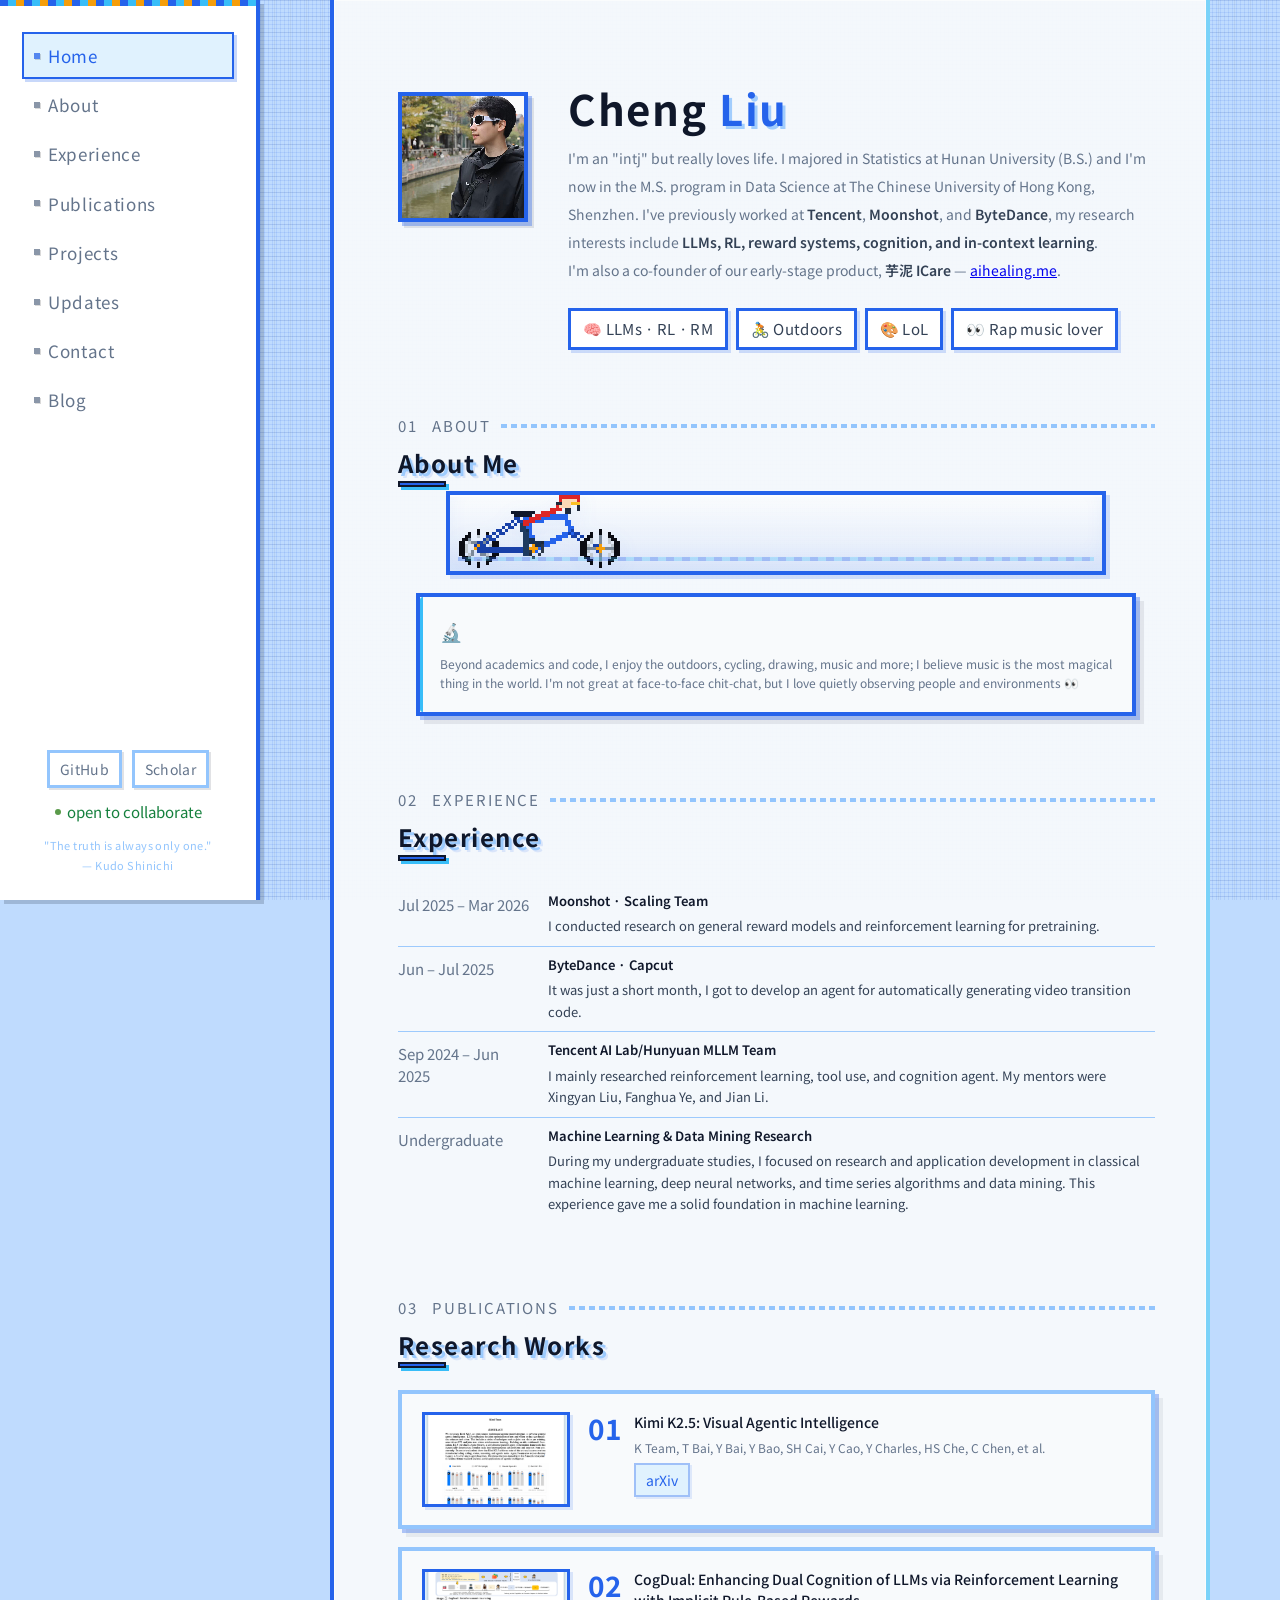
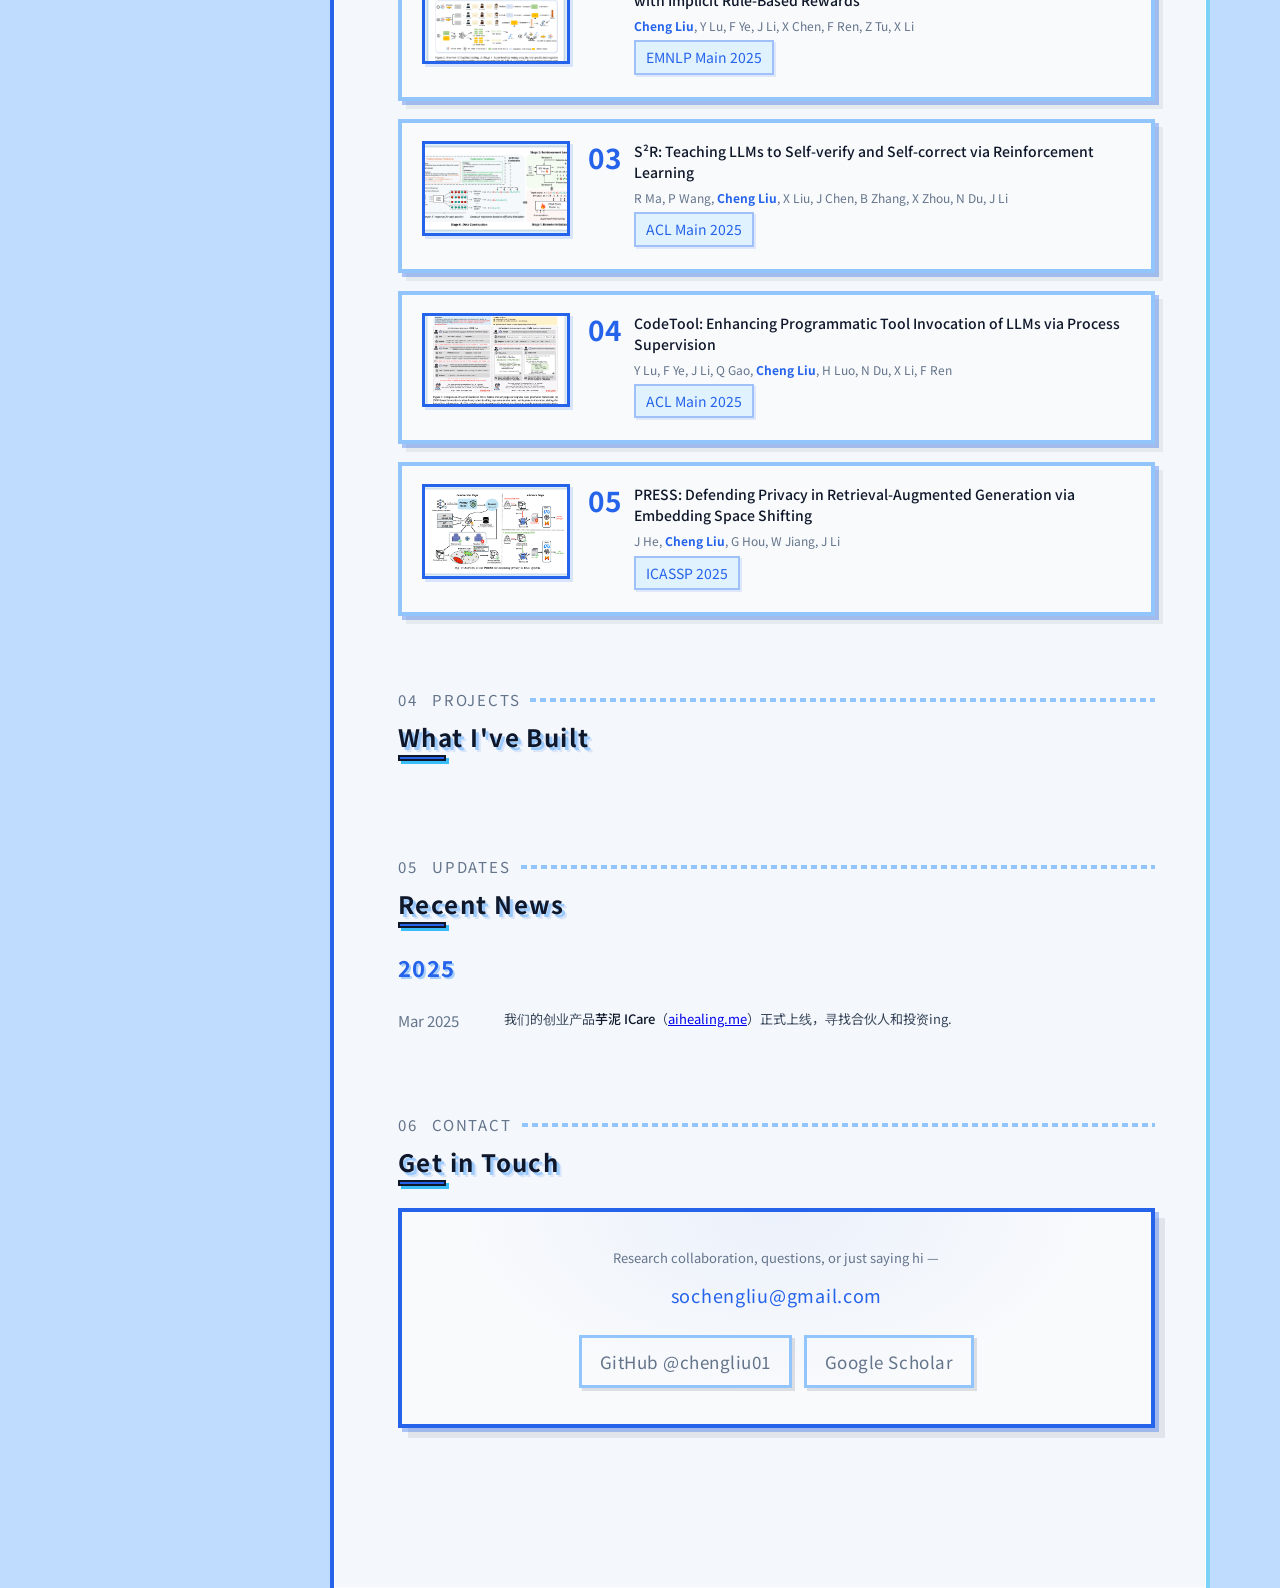
<file: index.html>
<!DOCTYPE html>
<html lang="en">
<head>
<meta charset="UTF-8"/>
<meta name="viewport" content="width=device-width,initial-scale=1"/>
<title>Cheng Liu</title>
<link rel="preconnect" href="https://fonts.googleapis.com"/>
<link href="https://fonts.googleapis.com/css2?family=Noto+Sans+JP:wght@400;500;700&display=swap" rel="stylesheet"/>
<link rel="stylesheet" href="css/style.css"/>
</head>
<body>

<!-- Sakura layer -->
<div class="sakura-layer" id="sakura"></div>

<div class="shell">

<!-- Sidebar -->
<aside>
  <nav>
    <a href="#hero"         class="active"><span class="nav-dot"></span>Home</a>
    <a href="#about">                      <span class="nav-dot"></span>About</a>
    <a href="#experience">                 <span class="nav-dot"></span>Experience</a>
    <a href="#publications">               <span class="nav-dot"></span>Publications</a>
    <a href="#projects">                   <span class="nav-dot"></span>Projects</a>
    <a href="#news">                       <span class="nav-dot"></span>Updates</a>
    <a href="#contact">                    <span class="nav-dot"></span>Contact</a>
    <a href="blog.html">                   <span class="nav-dot"></span>Blog</a>
  </nav>

  <div class="side-links"></div>
  <div class="side-status"></div>
  <div class="side-quote"></div>
</aside>

<main>

  <section id="hero">
    <div class="hero-inner">
      <div class="hero-avatar"></div>

      <div class="hero-content">
        <div class="hero-tag"></div>
        <h1 class="hero-name"></h1>
        <p class="hero-sub"></p>
        <div class="hero-pills"></div>
      </div>
    </div>
  </section>

  <section id="about" class="reveal">
    <div class="sec-label">01 &nbsp; ABOUT</div>
    <h2 class="sec-title about-sec-title">About Me</h2>
    <div class="about-cyclist-lane" aria-hidden="true">
      <div class="about-cyclist">
        <canvas class="about-cyclist-svg pixel-bike-canvas" width="174" height="78" aria-hidden="true"></canvas>
      </div>
    </div>
    <div class="about-grid"></div>
  </section>

  <section id="experience" class="reveal">
    <div class="sec-label">02 &nbsp; EXPERIENCE</div>
    <h2 class="sec-title">Experience</h2>
    <div class="exp-list"></div>
  </section>

  <section id="publications" class="reveal">
    <div class="sec-label">03 &nbsp; PUBLICATIONS</div>
    <h2 class="sec-title">Research Works</h2>
    <div class="pub-list"></div>
  </section>

  <section id="projects" class="reveal">
    <div class="sec-label">04 &nbsp; PROJECTS</div>
    <h2 class="sec-title">What I've Built</h2>
    <div class="projects-grid"></div>
  </section>

  <section id="news" class="reveal">
    <div class="sec-label">05 &nbsp; UPDATES</div>
    <h2 class="sec-title">Recent News</h2>
    <div class="news-list"></div>
  </section>

  <section id="contact" class="reveal">
    <div class="sec-label">06 &nbsp; CONTACT</div>
    <h2 class="sec-title">Get in Touch</h2>
    <div class="contact-box">
      <p class="contact-intro" style="font-size:13px;color:var(--muted)"></p>
      <div class="contact-email"></div>
      <div class="contact-links"></div>
    </div>
  </section>

</main>
</div>

<!-- Data -->
<script src="data/site.js"></script>
<script src="data/sidebar.js"></script>
<script src="data/hero.js"></script>
<script src="data/about.js"></script>
<script src="data/experience.js"></script>
<script src="data/publications.js"></script>
<script src="data/projects.js"></script>
<script src="data/news.js"></script>
<script src="data/contact.js"></script>

<!-- App -->
<script src="js/main.js"></script>
<script src="js/site-controls.js"></script>
</body>
</html>
</file>
<file: css/style.css>
/* ══════════════════════════════════════════════
   CHENG LIU · PERSONAL PAGE — SHARED STYLES
   ══════════════════════════════════════════════ */

:root {
  /* Blue pixel-game palette (replaces purple) */
  --ink:    #0f172a;
  --ink2:   #334155;
  --muted:  #64748b;
  --pale:   #e0f2fe;
  --card:   #f8fafc;
  --border: #93c5fd;
  --accent: #2563eb;
  --pink:   #38bdf8;
  --gold:   #f59e0b;
  --white:  #ffffff;
  --teal:   #0ea5e9;
  /* Stronger pixel grid + chunky shadows */
  --pixel-grid: rgba(37, 99, 235, 0.11);
  --pixel-grid-b: rgba(15, 23, 42, 0.06);
  --pixel-step: 4px;
  --pixel-shadow: 4px 4px 0 rgba(15, 23, 42, 0.18);
  --pixel-shadow-accent: 4px 4px 0 rgba(37, 99, 235, 0.35);
  --font-pixel: 'Noto Sans JP', system-ui, -apple-system, 'Segoe UI', sans-serif;
}

*, *::before, *::after { margin: 0; padding: 0; box-sizing: border-box; }
html { scroll-behavior: smooth; }
body {
  background-color: #bfdbfe;
  background-image:
    linear-gradient(var(--pixel-grid) 1px, transparent 1px),
    linear-gradient(90deg, var(--pixel-grid) 1px, transparent 1px),
    linear-gradient(var(--pixel-grid-b) 1px, transparent 1px),
    linear-gradient(90deg, var(--pixel-grid-b) 1px, transparent 1px);
  background-size:
    var(--pixel-step) var(--pixel-step),
    var(--pixel-step) var(--pixel-step),
    calc(var(--pixel-step) * 4) calc(var(--pixel-step) * 4),
    calc(var(--pixel-step) * 4) calc(var(--pixel-step) * 4);
  background-position: 0 0, 0 0, 0 0, 2px 2px;
  background-attachment: fixed;
  color: var(--ink);
  font-family: var(--font-pixel);
  font-weight: 400;
  line-height: 1.6;
  overflow-x: hidden;
  image-rendering: auto;
}
button, input, textarea, select { font: inherit; }

/* ── SAKURA ────────────────────────────────── */
.sakura-layer { position: fixed; inset: 0; pointer-events: none; z-index: 0; overflow: hidden; }
.petal {
  position: absolute; top: -20px;
  border-radius: 50% 0 50% 0;
  opacity: 0;
  animation: fall linear infinite;
}
@keyframes fall {
  0%   { transform: translate(0,0)       rotate(0deg);   opacity: 0; }
  5%   { opacity: .6; }
  90%  { opacity: .25; }
  100% { transform: translate(-60px,105vh) rotate(720deg); opacity: 0; }
}

/* ── LAYOUT ────────────────────────────────── */
.shell {
  display: grid;
  grid-template-columns: 260px minmax(0, 1fr);
  min-height: 100vh;
  position: relative;
  z-index: 1;
}

/* ── SIDEBAR ────────────────────────────────── */
aside {
  width: 260px; flex-shrink: 0;
  background: var(--white);
  border-right: 4px solid var(--accent);
  box-shadow: var(--pixel-shadow);
  position: sticky; top: 0; height: 100vh;
  display: flex; flex-direction: column;
  padding: 32px 22px 24px;
  overflow: hidden;
}
aside::before {
  content: ''; position: absolute; top: 0; left: 0; right: 0; height: 6px;
  background: repeating-linear-gradient(
    90deg,
    var(--accent) 0,
    var(--accent) 8px,
    var(--pink) 8px,
    var(--pink) 16px,
    var(--gold) 16px,
    var(--gold) 24px
  );
  image-rendering: pixelated;
}
/* nav */
nav { display: flex; flex-direction: column; gap: 2px; margin-bottom: auto; }
nav a {
  font-size: 17px; color: var(--muted);
  text-decoration: none;
  padding: 8px 10px;
  border-radius: 0;
  border: 2px solid transparent;
  display: flex; align-items: center; gap: 8px;
  transition: transform 0.05s ease, border-color 0.05s ease;
  letter-spacing: 0.04em;
  font-family: var(--font-pixel);
}
nav a:hover, nav a.active {
  background: var(--pale);
  color: var(--accent);
  border-color: var(--accent);
  box-shadow: 3px 3px 0 rgba(37, 99, 235, 0.25);
}
nav a .nav-dot {
  width: 6px; height: 6px;
  border-radius: 0;
  background: currentColor;
  opacity: 0.75;
  flex-shrink: 0;
  box-shadow: 1px 1px 0 rgba(0, 0, 0, 0.2);
}

.side-links {
  display: flex; gap: 10px; justify-content: center;
  margin-top: 20px; flex-wrap: wrap;
}
.side-link {
  font-size: 14px; color: var(--muted);
  text-decoration: none;
  letter-spacing: 0.02em;
  font-family: var(--font-pixel);
  padding: 5px 10px;
  border: 3px solid var(--border);
  border-radius: 0;
  transition: transform 0.05s ease;
  box-shadow: 2px 2px 0 rgba(15, 23, 42, 0.12);
}
.side-link:hover {
  border-color: var(--accent);
  color: var(--accent);
  background: var(--pale);
  transform: translate(-1px, -1px);
  box-shadow: 3px 3px 0 rgba(37, 99, 235, 0.3);
}

.side-status {
  display: flex; align-items: center; gap: 6px;
  font-size: 15px; color: #15803d;
  justify-content: center; margin-top: 12px;
  font-family: var(--font-pixel);
}
.sdot {
  width: 6px; height: 6px; border-radius: 50%; background: #5a9a4a;
  animation: pulse 2s ease-in-out infinite;
}
@keyframes pulse { 0%,100%{opacity:1;transform:scale(1)} 50%{opacity:.5;transform:scale(.8)} }

.side-quote {
  font-family: var(--font-pixel);
  font-size: 11px;
  color: var(--border); text-align: center;
  margin-top: 12px; line-height: 1.8;
  letter-spacing: 0.04em;
}

/* ── MAIN (centered column in the area right of sidebar) ─ */
main {
  width: 100%;
  max-width: 880px;
  min-width: 0;
  justify-self: center;
  padding: 56px clamp(28px, 4vw, 56px) 88px clamp(36px, 5vw, 72px);
  box-sizing: border-box;
  background: rgba(248, 250, 252, 0.94);
  border-left: 4px solid var(--accent);
  border-right: 4px solid rgba(56, 189, 248, 0.65);
  box-shadow: inset 0 0 0 1px rgba(255, 255, 255, 0.6);
}

.sec-label {
  font-family: var(--font-pixel);
  font-size: 15px;
  letter-spacing: 0.12em;
  color: var(--muted);
  margin-bottom: 8px;
  display: flex;
  align-items: center;
  gap: 10px;
  text-transform: uppercase;
}
.sec-label::after {
  content: '';
  flex: 1;
  height: 4px;
  background: repeating-linear-gradient(
    90deg,
    var(--border) 0,
    var(--border) 6px,
    transparent 6px,
    transparent 10px
  );
}
.sec-title {
  font-family: var(--font-pixel);
  font-size: 24px;
  font-weight: 700;
  color: var(--ink);
  margin-bottom: 28px;
  position: relative;
  display: inline-block;
  line-height: 1.45;
  letter-spacing: 0.06em;
  text-shadow: 3px 3px 0 rgba(147, 197, 253, 0.9), 5px 5px 0 rgba(37, 99, 235, 0.12);
}
.sec-title::after {
  content: '';
  position: absolute;
  bottom: -6px;
  left: 0;
  width: 48px;
  height: 6px;
  background: var(--accent);
  border: 2px solid #0f172a;
  box-shadow: 3px 3px 0 var(--pink);
  border-radius: 0;
}
.sec-title.about-sec-title { margin-bottom: 10px; }
section { margin-bottom: 72px; scroll-margin-top: 40px; }

/* About: cyclist easter egg */
.about-cyclist-lane {
  position: relative;
  width: 100%;
  max-width: 660px;
  margin-inline: auto;
  height: 84px;
  margin-bottom: 18px;
  border-radius: 0;
  border: 4px solid var(--accent);
  overflow: hidden;
  background:
    linear-gradient(180deg, rgba(255, 255, 255, 0.55) 0%, rgba(37, 99, 235, 0.05) 66%, rgba(37, 99, 235, 0.1) 100%);
  box-shadow:
    inset 0 2px 0 rgba(255, 255, 255, 0.65),
    inset 0 -12px 20px rgba(37, 99, 235, 0.05),
    4px 4px 0 rgba(37, 99, 235, 0.18);
}
.about-cyclist-lane::after {
  content: '';
  position: absolute;
  left: 8px;
  right: 8px;
  bottom: 10px;
  height: 4px;
  border-radius: 0;
  background: repeating-linear-gradient(
    90deg,
    rgba(37, 99, 235, 0.35) 0,
    rgba(37, 99, 235, 0.35) 8px,
    rgba(56, 189, 248, 0.3) 8px,
    rgba(56, 189, 248, 0.3) 16px
  );
  opacity: 0.95;
  image-rendering: pixelated;
}
.about-cyclist {
  position: absolute;
  bottom: 0;
  left: 0;
  width: 176px;
  height: 78px;
  transform-origin: 50% 100%;
  filter: drop-shadow(0 6px 10px rgba(37, 99, 235, 0.08));
  animation: about-cyclist-pingpong 9.6s ease-in-out infinite;
}
.about-cyclist-svg {
  display: block;
  overflow: visible;
  width: 100%;
  height: 100%;
  image-rendering: pixelated;
  image-rendering: crisp-edges;
}
@keyframes about-cyclist-pingpong {
  0%, 100% { left: 0; transform: scaleX(1); }
  46% { left: calc(100% - 176px); transform: scaleX(1); }
  50% { left: calc(100% - 176px); transform: scaleX(-1); }
  96% { left: 0; transform: scaleX(-1); }
  99% { left: 0; transform: scaleX(1); }
}
@media (prefers-reduced-motion: reduce) {
  .about-cyclist { animation: none; left: 12%; transform: none; }
}

/* ── HERO ────────────────────────────────────── */
#hero {
  padding: 0 0 28px;
  margin-bottom: 36px;
}
.hero-inner {
  display: flex;
  align-items: flex-start;
  gap: 40px;
}
.hero-avatar {
  width: 130px; height: 130px; flex-shrink: 0;
  border-radius: 0;
  background: #dbeafe;
  border: 4px solid var(--accent);
  box-shadow: var(--pixel-shadow-accent), 6px 6px 0 rgba(15, 23, 42, 0.1);
  image-rendering: pixelated;
  image-rendering: crisp-edges;
  display: flex; align-items: center; justify-content: center;
  overflow: hidden;
  /* Sits slightly below the name line; tweak to taste */
  margin-top: 36px;
  align-self: flex-start;
}
.hero-avatar img {
  width: 100%; height: 100%; object-fit: cover;
  border-radius: 0;
  image-rendering: pixelated;
}
.hero-avatar svg { display: block; }
.hero-content { flex: 1; }
.hero-tag {
  display: inline-flex; align-items: center; gap: 6px;
  font-size: 11px; letter-spacing: 1px;
  color: var(--accent);
  font-family: var(--font-pixel);
  margin-bottom: 14px;
}
.hero-tag span { width: 20px; height: 1px; background: var(--accent); }
.hero-name {
  font-family: var(--font-pixel);
  font-size: 42px; line-height: 1.25;
  font-weight: 700; color: var(--ink);
  margin-bottom: 10px;
  letter-spacing: 0.04em;
}
.hero-name em {
  font-style: normal;
  color: var(--accent);
  text-shadow: 3px 3px 0 rgba(147, 197, 253, 0.85);
}
.hero-sub {
  font-size: 14px; color: var(--muted);
  margin-bottom: 24px; line-height: 2;
  max-width: 100%;
}
.hero-sub strong { color: var(--ink2); font-weight: 600; }
.hero-pills { display: flex; gap: 8px; flex-wrap: wrap; }
.pill {
  font-size: 15px;
  padding: 6px 12px;
  border-radius: 0;
  border: 3px solid var(--accent);
  color: var(--ink2);
  letter-spacing: 0.02em;
  background: var(--white);
  font-family: var(--font-pixel);
  box-shadow: 3px 3px 0 rgba(37, 99, 235, 0.2);
}

/* ── ABOUT ────────────────────────────────────── */
.about-grid {
  display: grid;
  grid-template-columns: 1fr;
  gap: 16px;
  width: 100%;
  max-width: 720px;
  margin-inline: auto;
}
.about-card {
  background: var(--card);
  border: 4px solid var(--accent);
  border-radius: 0;
  box-shadow: var(--pixel-shadow-accent), 8px 8px 0 rgba(15, 23, 42, 0.08);
  padding: 20px;
  position: relative; overflow: hidden;
}
.about-card::before {
  content: ''; position: absolute; top: 0; left: 0;
  width: 3px; height: 100%; border-radius: 3px 0 0 3px;
}
.about-card.blue::before  { background: var(--accent); }
.about-card.pink::before  { background: var(--pink); }
.about-card.gold::before  { background: var(--gold); }
.about-card.teal::before  { background: var(--teal); }
.about-card-icon  { font-size: 18px; margin-bottom: 8px; }
.about-card-title { font-size: 13px; font-weight: 500; color: var(--ink); margin-bottom: 8px; }
.about-card-sub   { font-size: 12px; color: var(--muted); line-height: 1.6; }

/* ── PUBLICATIONS ─────────────────────────────── */
.pub-list { display: flex; flex-direction: column; gap: 18px; }
.pub-card {
  background: var(--card);
  border: 4px solid var(--border);
  border-radius: 0;
  box-shadow: var(--pixel-shadow-accent), 8px 8px 0 rgba(15, 23, 42, 0.06);
  padding: 18px 20px;
  display: flex;
  gap: 18px;
  align-items: stretch;
  transition: border-color .25s, box-shadow .25s;
  position: relative;
  overflow: hidden;
}
.pub-card:hover {
  border-color: var(--accent);
  box-shadow: var(--pixel-shadow-accent), 10px 10px 0 rgba(15, 23, 42, 0.06);
  transform: translate(-2px, -2px);
}

.pub-thumb-wrap {
  flex: 0 0 148px;
  width: 148px;
  border-radius: 0;
  overflow: hidden;
  border: 3px solid var(--accent);
  background: #e0f2fe;
  box-shadow: 3px 3px 0 rgba(37, 99, 235, 0.15);
  align-self: flex-start;
}
.pub-thumb {
  display: block;
  width: 100%;
  height: auto;
  aspect-ratio: 16 / 10;
  object-fit: cover;
  vertical-align: middle;
}
.pub-thumb-fallback {
  display: flex;
  flex-direction: column;
  align-items: center;
  justify-content: center;
  min-height: 92px;
  aspect-ratio: 16 / 10;
  text-decoration: none;
  color: inherit;
  box-sizing: border-box;
}
.pub-thumb-fallback--arxiv {
  background: linear-gradient(180deg, #b31b1b 32%, #f5f5f5 32%);
  border: none;
}
.pub-thumb-fallback__arxiv-strip {
  font-family: var(--font-pixel);
  font-size: 11px;
  font-weight: 700;
  color: #fff;
  letter-spacing: 0.08em;
  margin-bottom: auto;
  padding-top: 8px;
}
.pub-thumb-fallback__hint {
  font-size: 10px;
  color: #555;
  padding-bottom: 10px;
}
.pub-thumb-fallback--venue {
  background: linear-gradient(145deg, var(--pale), #fff);
  color: var(--muted);
  font-family: var(--font-pixel);
  font-size: 11px;
  font-weight: 500;
}

.pub-main {
  flex: 1;
  min-width: 0;
  display: flex;
  gap: 14px;
  align-items: flex-start;
}
.pub-number {
  font-family: var(--font-pixel);
  font-size: 28px;
  font-weight: 700;
  color: var(--accent);
  flex-shrink: 0;
  line-height: 1;
  width: 32px;
  user-select: none;
  padding-top: 2px;
}
.pub-body { flex: 1; min-width: 0; }
h3.pub-title {
  font-size: 14px;
  font-weight: 500;
  color: var(--ink);
  margin: 0 0 6px;
  line-height: 1.5;
}
.pub-title-link {
  color: inherit;
  text-decoration: none;
  transition: color 0.15s;
}
.pub-title-link:hover {
  color: var(--accent);
  text-decoration: underline;
  text-underline-offset: 3px;
}
.pub-authors { font-size: 12px; color: var(--muted); margin-bottom: 6px; line-height: 1.45; }
.pub-authors strong { color: var(--accent); }
.pub-venue,
a.pub-venue {
  display: inline-flex;
  align-items: center;
  gap: 6px;
  font-family: var(--font-pixel);
  font-size: 14px;
  color: var(--accent);
  background: var(--pale);
  padding: 4px 10px;
  border-radius: 0;
  border: 2px solid rgba(37, 99, 235, 0.35);
  margin-bottom: 4px;
  box-shadow: 2px 2px 0 rgba(37, 99, 235, 0.12);
}
a.pub-venue--link {
  text-decoration: none;
  cursor: pointer;
}
a.pub-venue--link:hover {
  border-color: var(--accent);
  background: #dbeafe;
}

.pub-thumb-wrap .pub-thumb-link {
  display: block;
  border-radius: 0;
  overflow: hidden;
  line-height: 0;
}
.pub-thumb-link:focus-visible {
  outline: 2px solid var(--accent);
  outline-offset: 2px;
}
.pub-badges { display: flex; gap: 6px; margin-top: 10px; flex-wrap: wrap; align-items: center; }
.badge {
  font-family: var(--font-pixel);
  font-size: 13px;
  padding: 4px 8px;
  border-radius: 0;
  letter-spacing: 0.02em;
  text-decoration: none;
  transition: opacity 0.15s;
  border-width: 2px;
  border-style: solid;
  box-shadow: 2px 2px 0 rgba(15, 23, 42, 0.08);
}
.badge:hover { opacity: .75; }
.badge-oral { background: #fef3e0; color: #b45309; border: 1px solid #fcd34d; }
.badge-pdf  { background: #f0fdf4; color: #15803d; border: 1px solid #86efac; }
.badge-code { background: #eff6ff; color: #1d4ed8; border: 1px solid #93c5fd; }
.badge-demo { background: #fdf4ff; color: #9333ea; border: 1px solid #e9d5ff; }
.badge-arxiv {
  background: #faf5f5;
  color: #8b1a1a;
  border: 1px solid #e7c8c8;
  font-weight: 600;
}

@media (max-width: 700px) {
  .pub-card { flex-direction: column; }
  .pub-thumb-wrap {
    width: 100%;
    max-width: 280px;
    flex-basis: auto;
  }
  .pub-main { flex-direction: row; }
}

/* Site admin FAB (blog) */
.site-admin-fab {
  position: fixed;
  right: 16px;
  bottom: 16px;
  z-index: 9999;
  font-family: var(--font-pixel);
}
.site-admin-fab__btn {
  width: 48px;
  height: 48px;
  border-radius: 50%;
  border: 1px solid var(--border);
  background: var(--white);
  box-shadow: 0 4px 20px rgba(26, 10, 46, 0.12);
  font-size: 12px;
  font-weight: 500;
  color: var(--accent);
  cursor: pointer;
  transition: transform .15s, box-shadow .15s;
}
.site-admin-fab__btn:hover {
  transform: scale(1.05);
  box-shadow: 0 6px 24px rgba(37, 99, 235, 0.18);
}
.site-admin-fab__panel {
  position: absolute;
  right: 0;
  bottom: 56px;
  width: min(320px, calc(100vw - 32px));
  padding: 16px 18px;
  background: var(--card);
  border: 1px solid var(--border);
  border-radius: 14px;
  box-shadow: 0 8px 40px rgba(26, 10, 46, 0.12);
  font-size: 12px;
  line-height: 1.55;
  color: var(--ink2);
}
.site-admin-fab__title {
  font-family: var(--font-pixel);
  font-size: 14px;
  font-weight: 700;
  color: var(--ink);
  margin: 0 0 10px;
  letter-spacing: 0.04em;
}
.site-admin-fab__row { margin: 0 0 10px; }
.site-admin-fab__label { display: block; font-size: 10px; color: var(--muted); letter-spacing: .5px; margin-bottom: 4px; }
.site-admin-fab__code {
  display: inline-block;
  font-family: var(--font-pixel);
  font-size: 10px;
  padding: 2px 6px;
  background: var(--pale);
  border-radius: 4px;
  margin-bottom: 6px;
}
.site-admin-fab__hint { display: block; color: var(--muted); font-size: 11px; }
.site-admin-fab__preview {
  display: flex;
  gap: 8px;
  align-items: flex-start;
  cursor: pointer;
  margin: 12px 0 0;
  font-size: 11px;
  color: var(--ink2);
}
.site-admin-fab__preview input { margin-top: 3px; flex-shrink: 0; }
.site-admin-fab__status {
  margin: 12px 0 0;
  padding-top: 10px;
  border-top: 1px solid var(--border);
  font-size: 11px;
  color: var(--muted);
}
.site-admin-fab__on { color: #15803d; font-style: normal; }
.site-admin-fab__off { color: #b45309; font-style: normal; }

/* Blog closed gate */
.blog-gate {
  display: none;
  min-height: 100vh;
  align-items: center;
  justify-content: center;
  padding: 48px 24px;
  box-sizing: border-box;
  position: relative;
  z-index: 2;
}
.blog-gate-card {
  max-width: 420px;
  background: var(--card);
  border: 4px solid var(--accent);
  border-radius: 0;
  box-shadow: var(--pixel-shadow-accent);
  padding: 36px 32px;
  text-align: center;
}
.blog-gate-msg {
  font-size: 14px;
  color: var(--muted);
  line-height: 1.7;
  margin: 16px 0 24px;
}
.blog-gate-card .contact-link { display: inline-block; }

/* ── PROJECTS ─────────────────────────────────── */
.projects-grid { display: grid; grid-template-columns: 1fr 1fr; gap: 20px; }
.project-card {
  background: var(--card);
  border: 4px solid var(--border);
  border-radius: 0;
  box-shadow: var(--pixel-shadow-accent), 8px 8px 0 rgba(15, 23, 42, 0.06);
  padding: 24px;
  display: flex; flex-direction: column; gap: 12px;
  transition: all .25s; position: relative; overflow: hidden;
}
.project-card::after {
  content: ''; position: absolute;
  top: 0; right: 0; width: 64px; height: 64px;
  border-radius: 0;
  clip-path: polygon(100% 0, 100% 100%, 0 0);
  background: linear-gradient(135deg, var(--pale), transparent);
  pointer-events: none;
}
.project-card:hover {
  border-color: var(--accent);
  transform: translate(-3px, -3px);
  box-shadow: var(--pixel-shadow-accent), 12px 12px 0 rgba(15, 23, 42, 0.06);
}
.project-header { display: flex; align-items: flex-start; justify-content: space-between; gap: 10px; }
.project-icon { font-size: 24px; line-height: 1; }
.project-links { display: flex; gap: 6px; flex-shrink: 0; }
.project-link {
  font-size: 14px;
  padding: 5px 10px;
  border-radius: 0;
  border: 2px solid var(--border);
  color: var(--muted);
  text-decoration: none;
  font-family: var(--font-pixel);
  letter-spacing: 0.02em;
  transition: transform 0.05s ease, box-shadow 0.05s ease;
  white-space: nowrap;
  box-shadow: 2px 2px 0 rgba(15, 23, 42, 0.1);
}
.project-link:hover {
  border-color: var(--accent);
  color: var(--accent);
  background: var(--pale);
  transform: translate(-1px, -1px);
  box-shadow: 3px 3px 0 rgba(37, 99, 235, 0.25);
}
.project-name {
  font-size: 15px; font-weight: 500;
  color: var(--ink); line-height: 1.3;
}
.project-desc { font-size: 12.5px; color: var(--muted); line-height: 1.7; flex: 1; }
.project-tags { display: flex; gap: 6px; flex-wrap: wrap; }
.project-tag {
  font-size: 14px;
  padding: 3px 8px;
  border-radius: 0;
  background: var(--pale);
  color: var(--accent);
  font-family: var(--font-pixel);
  border: 2px solid rgba(37, 99, 235, 0.25);
  box-shadow: 2px 2px 0 rgba(37, 99, 235, 0.1);
}

/* NEWS timeline by year */
.news-list { display: flex; flex-direction: column; gap: 0; }

.news-year-group:not(:first-child) {
  margin-top: 28px;
  padding-top: 24px;
  border-top: 1px solid var(--border);
}
.news-year-label {
  font-family: var(--font-pixel);
  font-size: 22px;
  font-weight: 700;
  color: var(--accent);
  margin-bottom: 14px;
  letter-spacing: 0.06em;
  text-shadow: 2px 2px 0 rgba(147, 197, 253, 0.8);
}

.news-item {
  display: flex;
  gap: 18px;
  align-items: flex-start;
  padding: 9px 0;
  border-bottom: 1px solid rgba(147, 197, 253, 0.9);
}
.news-year-group .news-item:last-child { border-bottom: none; }

.news-date {
  font-family: var(--font-pixel);
  font-size: 15px;
  color: var(--muted);
  flex-shrink: 0;
  width: 88px;
  padding-top: 2px;
  line-height: 1.45;
}
.news-text {
  font-size: 13px;
  color: var(--ink2);
  line-height: 1.65;
}
.news-text strong { font-weight: 500; color: var(--ink); }

/* EXPERIENCE — flat list (no year groups) */
.exp-list {
  display: flex;
  flex-direction: column;
  gap: 0;
}
.exp-item {
  display: flex;
  gap: 18px;
  align-items: flex-start;
  padding: 9px 0;
  border-bottom: 1px solid rgba(147, 197, 253, 0.9);
}
.exp-list .exp-item:last-child { border-bottom: none; }
.exp-date {
  font-family: var(--font-pixel);
  font-size: 15px;
  color: var(--muted);
  flex-shrink: 0;
  width: 132px;
  padding-top: 2px;
  line-height: 1.45;
}
.exp-body {
  font-size: 13px;
  color: var(--ink2);
  line-height: 1.65;
}
.exp-body strong { font-weight: 500; color: var(--ink); }
.exp-item-title {
  font-weight: 600;
  font-size: 13px;
  color: var(--ink);
  margin-bottom: 6px;
  line-height: 1.35;
}

/* ── CONTACT ──────────────────────────────────── */
.contact-box {
  background: var(--card);
  border: 4px solid var(--accent);
  border-radius: 0;
  box-shadow: var(--pixel-shadow-accent), 10px 10px 0 rgba(15, 23, 42, 0.08);
  padding: 36px;
  text-align: center; position: relative; overflow: hidden;
}
.contact-box::before {
  content: ''; position: absolute; inset: 0; border-radius: 0;
  background: radial-gradient(ellipse at 50% 0%, rgba(37,99,235,.06), transparent 60%);
  pointer-events: none;
}
.contact-box > * {
  position: relative;
  z-index: 1;
}
.contact-email {
  font-family: var(--font-pixel);
  font-size: 18px;
  margin: 12px 0 24px;
  font-style: normal;
  line-height: 1.7;
  letter-spacing: 0.04em;
}
.contact-email a {
  color: var(--accent);
  text-decoration: none;
}
.contact-email a:hover {
  text-decoration: underline;
  text-underline-offset: 3px;
}
.contact-links { display: flex; gap: 12px; justify-content: center; flex-wrap: wrap; }
.contact-link {
  font-size: 17px;
  padding: 10px 18px;
  border-radius: 0;
  border: 3px solid var(--border);
  color: var(--muted);
  text-decoration: none;
  font-family: var(--font-pixel);
  letter-spacing: 0.03em;
  transition: transform 0.05s ease, box-shadow 0.05s ease;
  box-shadow: 3px 3px 0 rgba(15, 23, 42, 0.12);
}
.contact-link:hover {
  border-color: var(--accent);
  color: var(--accent);
  background: var(--pale);
  transform: translate(-2px, -2px);
  box-shadow: 5px 5px 0 rgba(37, 99, 235, 0.25);
}

/* ── SCROLL REVEAL ────────────────────────────── */
.reveal { opacity: 0; transform: translateY(20px); transition: opacity .6s ease, transform .6s ease; }
.reveal.visible { opacity: 1; transform: none; }

/* ══════════════════════════════════════════════
   BLOG STYLES
   ══════════════════════════════════════════════ */

/* Blog list: view switch & topic filters */
.blog-view-switch {
  display: flex;
  align-items: center;
  gap: 14px;
  flex-wrap: wrap;
  margin-bottom: 18px;
}
.blog-view-hint {
  font-family: var(--font-pixel);
  font-size: 15px;
  letter-spacing: 0.08em;
  color: var(--muted);
  text-transform: uppercase;
}
.blog-seg {
  display: inline-flex;
  border: 3px solid var(--accent);
  border-radius: 0;
  overflow: hidden;
  background: var(--white);
  box-shadow: 3px 3px 0 rgba(37, 99, 235, 0.2);
}
.blog-seg-btn {
  font-family: var(--font-pixel);
  font-size: 15px;
  letter-spacing: 0.04em;
  padding: 8px 16px;
  border: none;
  background: transparent;
  color: var(--muted);
  cursor: pointer;
  transition: background 0.08s, color 0.08s;
}
.blog-seg-btn + .blog-seg-btn { border-left: 3px solid var(--border); }
.blog-seg-btn:hover { color: var(--accent); background: var(--pale); }
.blog-seg-btn.active {
  background: var(--accent);
  color: var(--white);
  font-weight: 500;
}

.blog-theme-filters { margin-bottom: 22px; }
.blog-filter-row {
  display: flex;
  align-items: flex-start;
  gap: 12px;
  margin-bottom: 12px;
}
.blog-filter-row:last-child { margin-bottom: 0; }
.blog-filter-label {
  font-family: var(--font-pixel);
  font-size: 10px;
  color: var(--muted);
  letter-spacing: 1px;
  width: 36px;
  flex-shrink: 0;
  padding-top: 7px;
}
.blog-filter-btns {
  display: flex;
  flex-wrap: wrap;
  gap: 8px;
  flex: 1;
}
.blog-filter-btn {
  font-family: var(--font-pixel);
  font-size: 12px;
  padding: 5px 12px;
  border-radius: 8px;
  border: 1px solid var(--border);
  background: var(--white);
  color: var(--muted);
  cursor: pointer;
  transition: border-color .15s, background .15s, color .15s;
}
.blog-filter-btn:hover {
  border-color: rgba(37, 99, 235, 0.35);
  color: var(--accent);
}
.blog-filter-btn.active {
  border-color: var(--accent);
  background: var(--pale);
  color: var(--accent);
}
.blog-time-hint {
  font-size: 12px;
  color: var(--muted);
  margin: 0;
  line-height: 1.5;
}

/* Blog: time view year blocks */
.blog-time-group { margin-bottom: 28px; }
.blog-time-group:last-child { margin-bottom: 0; }
.blog-time-year {
  font-family: var(--font-pixel);
  font-size: 17px;
  font-weight: 700;
  color: var(--ink);
  margin-bottom: 14px;
  letter-spacing: 0.04em;
}
.blog-time-group:not(:first-child) .blog-time-year {
  padding-top: 22px;
  border-top: 1px solid var(--border);
}
.blog-time-list { display: flex; flex-direction: column; gap: 14px; }

.blog-empty { font-size: 13px; color: var(--muted); margin: 0; }

/* blog list page */
.blog-grid { display: flex; flex-direction: column; gap: 16px; }
.blog-card {
  background: var(--card);
  border: 1px solid var(--border);
  border-radius: 14px; padding: 24px 26px;
  text-decoration: none; color: inherit;
  transition: all .25s; display: block;
  position: relative; overflow: hidden;
}
.blog-card:hover {
  border-color: rgba(37,99,235,.35);
  transform: translateX(4px);
  box-shadow: 0 4px 24px rgba(37,99,235,.07);
}
.blog-card-header {
  display: flex;
  align-items: baseline;
  justify-content: space-between;
  gap: 12px;
  margin-bottom: 10px;
  flex-wrap: wrap;
}
.blog-card-date {
  font-family: var(--font-pixel);
  font-size: 11px; color: var(--muted); flex-shrink: 0;
}
.blog-card-theme {
  font-size: 11px;
  color: var(--ink2);
  line-height: 1.4;
  text-align: right;
}
.blog-post-theme-inline {
  font-size: 11px;
  color: var(--muted);
}
.blog-card-tags { display: flex; gap: 6px; flex-wrap: wrap; }
.blog-card-tag {
  font-size: 10px; padding: 2px 8px; border-radius: 8px;
  background: var(--pale); color: var(--accent);
  font-family: var(--font-pixel);
  border: 1px solid rgba(37,99,235,.15);
}
.blog-card-title {
  font-family: var(--font-pixel);
  font-size: 16px; font-weight: 700;
  color: var(--ink); margin-bottom: 8px; line-height: 1.35;
  letter-spacing: 0.03em;
}
.blog-card-excerpt {
  font-size: 13px; color: var(--muted); line-height: 1.7;
}
.blog-card-footer {
  display: flex; justify-content: flex-end; margin-top: 14px;
}
.blog-read-more {
  font-family: var(--font-pixel);
  font-size: 11px; color: var(--accent); letter-spacing: .5px;
}

/* blog post reader */
.blog-post-nav {
  display: flex; align-items: center; gap: 12px;
  margin-bottom: 36px;
}
.blog-back-btn {
  font-family: var(--font-pixel);
  font-size: 15px;
  color: var(--muted);
  text-decoration: none;
  letter-spacing: 0.03em;
  display: flex;
  align-items: center;
  gap: 6px;
  padding: 8px 14px;
  border: 3px solid var(--border);
  border-radius: 0;
  transition: transform 0.05s ease, box-shadow 0.05s ease;
  box-shadow: 2px 2px 0 rgba(15, 23, 42, 0.1);
}
.blog-back-btn:hover {
  border-color: var(--accent);
  color: var(--accent);
  background: var(--pale);
  transform: translate(-1px, -1px);
  box-shadow: 4px 4px 0 rgba(37, 99, 235, 0.2);
}

.blog-post-meta {
  display: flex; align-items: center; gap: 14px;
  margin-bottom: 10px; flex-wrap: wrap;
}
.blog-post-date {
  font-family: var(--font-pixel);
  font-size: 11px; color: var(--muted);
}
.blog-post-title {
  font-family: var(--font-pixel);
  font-size: 30px; font-weight: 700;
  color: var(--ink); margin-bottom: 32px;
  line-height: 1.4;
  letter-spacing: 0.05em;
}

.blog-post-loading,
.blog-post-error {
  margin: 0;
  padding: 1em 1.2em;
  border-radius: 10px;
  font-size: 14px;
  color: var(--muted);
}
.blog-post-loading {
  background: var(--pale);
}
.blog-post-error {
  border: 1px solid rgba(239,68,68,.35);
  background: rgba(254,226,226,.08);
  color: #b91c1c;
}

/* markdown content */
.blog-post-content {
  font-size: 14px; line-height: 2;
  color: var(--ink2); max-width: 720px;
}
.blog-post-content h1,
.blog-post-content h2,
.blog-post-content h3 {
  font-family: var(--font-pixel);
  color: var(--ink); margin: 2em 0 .75em;
  font-weight: 700;
  letter-spacing: 0.04em;
}
.blog-post-content h1 { font-size: 28px; }
.blog-post-content h2 { font-size: 22px; }
.blog-post-content h3 { font-size: 18px; }
.blog-post-content p  { margin-bottom: 1.2em; }
.blog-post-content ul,
.blog-post-content ol { margin: 1em 0 1em 1.5em; }
.blog-post-content li { margin-bottom: .4em; }
.blog-post-content a  { color: var(--accent); text-decoration: underline; text-underline-offset: 3px; }
.blog-post-content code {
  font-family: var(--font-pixel);
  font-size: .9em; background: var(--pale);
  padding: 2px 6px; border-radius: 5px;
  color: var(--accent);
}
.blog-post-content pre {
  background: #0f2744; border-radius: 8px;
  border: 2px solid #1e3a5f;
  padding: 20px 24px; overflow-x: auto;
  margin: 1.5em 0;
}
.blog-post-content pre code {
  background: none; color: #bae6fd; padding: 0; font-size: .88em;
}
.blog-post-content blockquote {
  border-left: 3px solid var(--accent);
  padding: .8em 1.2em; margin: 1.5em 0;
  background: var(--pale); border-radius: 0 10px 10px 0;
  font-style: normal; color: var(--muted);
}
.blog-post-content hr {
  border: none; border-top: 1px solid var(--border);
  margin: 2em 0;
}
.blog-post-content img {
  max-width: 100%; border-radius: 10px;
  margin: 1.5em 0; border: 1px solid var(--border);
}
.blog-post-content table {
  width: 100%; border-collapse: collapse;
  margin: 1.5em 0; font-size: 13px;
}
.blog-post-content th {
  background: var(--pale); color: var(--ink);
  padding: 8px 14px; text-align: left;
  font-family: var(--font-pixel);
  font-size: 11px; letter-spacing: .5px;
}
.blog-post-content td {
  padding: 8px 14px; border-bottom: 1px solid var(--border);
  color: var(--ink2);
}

/* ── RESPONSIVE ───────────────────────────────── */
@media (max-width: 768px) {
  .shell {
    grid-template-columns: 1fr;
  }
  aside { display: none; }
  main {
    max-width: none;
    justify-self: stretch;
    padding: 36px 22px 72px;
    border-left: none;
    border-right: none;
    background: rgba(248, 250, 252, 0.96);
  }
  .about-grid, .projects-grid { grid-template-columns: 1fr; }
  .hero-name { font-size: 36px; }
  .hero-inner { flex-direction: column; gap: 24px; }
  .hero-avatar { width: 100px; height: 100px; margin-top: 0; align-self: center; }
  .blog-post-title { font-size: 26px; }
}
</file>
